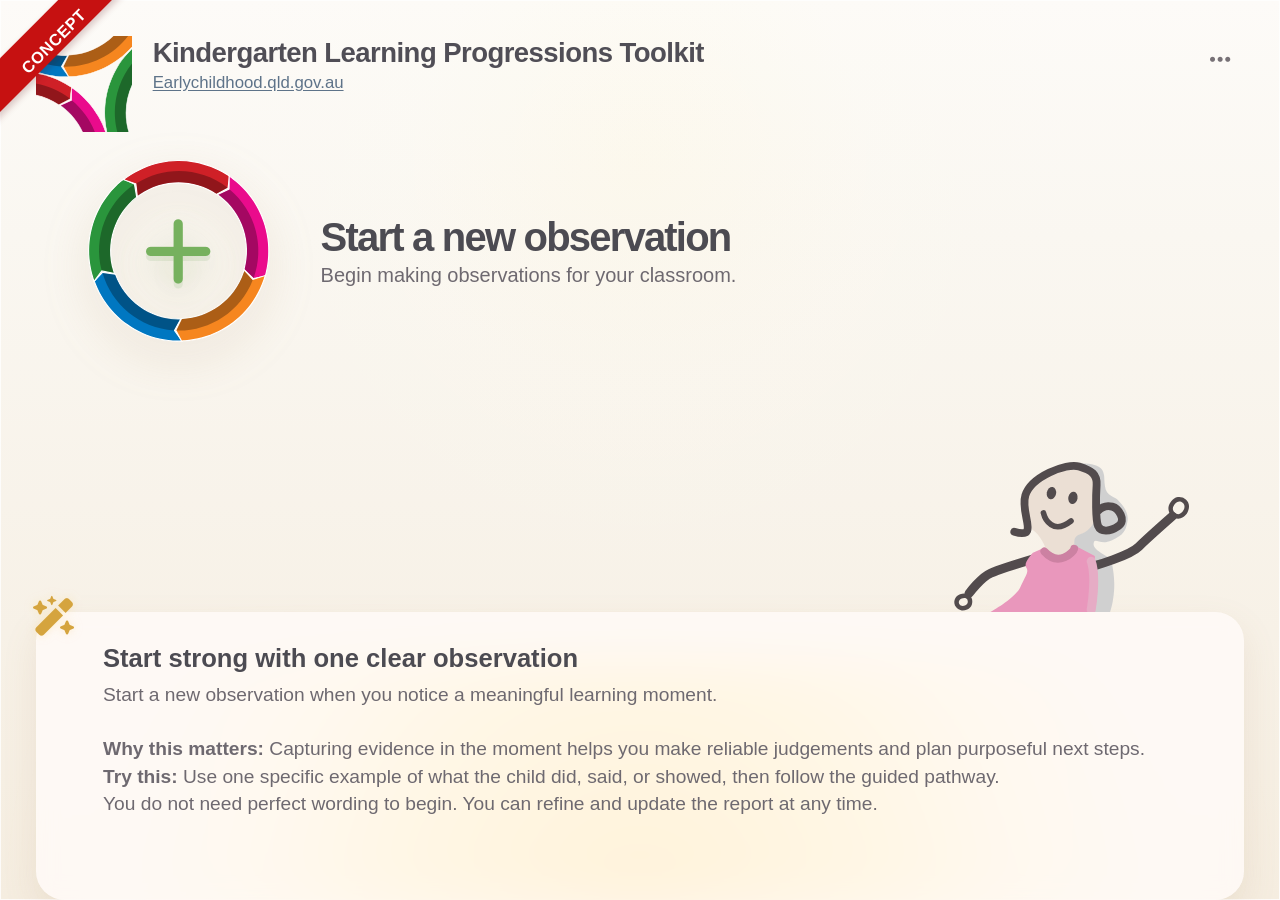
<file: index.html>
<!DOCTYPE html>
<html lang="en">
<head>
  <meta charset="UTF-8">
  <meta name="viewport" content="width=device-width, initial-scale=1.0">
  <meta name="robots" content="noindex, nofollow, noarchive, nosnippet, noimageindex">
  <meta name="googlebot" content="noindex, nofollow, noarchive, nosnippet, noimageindex">
  <title>Kindergarten Learning Progressions Toolkit</title>
  <meta name="theme-color" content="#f9f6f3">
  <meta name="apple-mobile-web-app-capable" content="yes">
  <meta name="apple-mobile-web-app-status-bar-style" content="default">
  <meta name="apple-mobile-web-app-title" content="KLPT">
  <link rel="manifest" href="manifest.webmanifest">
  <link rel="stylesheet" href="assets/vendor/fontawesome/css/all.min.css">
  <link rel="icon" href="assets/images/klpt-logo-icon.svg" type="image/svg+xml">
  <link rel="apple-touch-icon" href="assets/images/klpt-logo-icon.svg">
  <link rel="stylesheet" href="styles.css">
</head>
<body data-page="home" data-step="domains">
  <div class="poc-banner" role="note" aria-label="Proof of concept notice">
    <span class="poc-banner__text">CONCEPT</span>
  </div>
  <main class="page-shell">
    <section class="device-frame" aria-label="Start a new observation">
      <div class="screen">
        <header class="topbar">
          <div class="brand">
            <img
              class="brand__logo"
              src="assets/images/klpt-logo-icon.svg"
              alt="Kindergarten Learning Progressions Toolkit"
            >
            <div class="brand__copy">
              <h1>Kindergarten Learning Progressions Toolkit</h1>
              <a class="brand__site-link" href="https://earlychildhood.qld.gov.au/" target="_blank" rel="noopener noreferrer">
                Earlychildhood.qld.gov.au
              </a>
            </div>
          </div>
          <button class="menu-button" type="button" aria-label="Open menu">
            <i class="fa-solid fa-ellipsis" aria-hidden="true"></i>
          </button>
        </header>

        <div class="view-stage">
          <section class="app-view app-view--home">
            <section class="hero">
              <a class="hero__orb" href="observation.html" aria-label="Start a new observation">
                <img
                  class="hero__logo-circle"
                  src="assets/images/klpt-logo-circle.svg"
                  alt=""
                >
                <div class="hero__core">
                  <i class="fa-solid fa-plus" aria-hidden="true"></i>
                </div>
              </a>

              <div class="hero__text">
                <h2>Start a new observation</h2>
                <p>Begin making observations for your classroom.</p>
              </div>
            </section>

            <section class="sessions" aria-labelledby="sessions-title">
              <div class="sessions__header">
                <h3 id="sessions-title">Previous Sessions</h3>
              </div>
              <div class="sessions__list" id="sessions-list"></div>
            </section>
          </section>
        </div>

        <section class="action-panel">
          <img
            class="action-panel__helper"
            src="assets/images/helper-1.svg"
            alt=""
            aria-hidden="true"
          >

          <article class="tip-card">
            <div class="tip-card__icon" aria-hidden="true">
              <i class="fa-regular fa-lightbulb"></i>
            </div>
            <div class="tip-card__content">
              <p class="tip-card__eyebrow">Helpful Tip</p>
              <p class="tip-card__title"></p>
              <p class="tip-card__body"></p>
            </div>
          </article>

          <div class="cta-wrap">
            <button class="start-button" type="button">
              <span class="start-button__tick" aria-hidden="true">✓</span>
              <span>Start</span>
            </button>
          </div>
        </section>
      </div>
    </section>
  </main>
  <script src="script.js"></script>
</body>
</html>
</file>
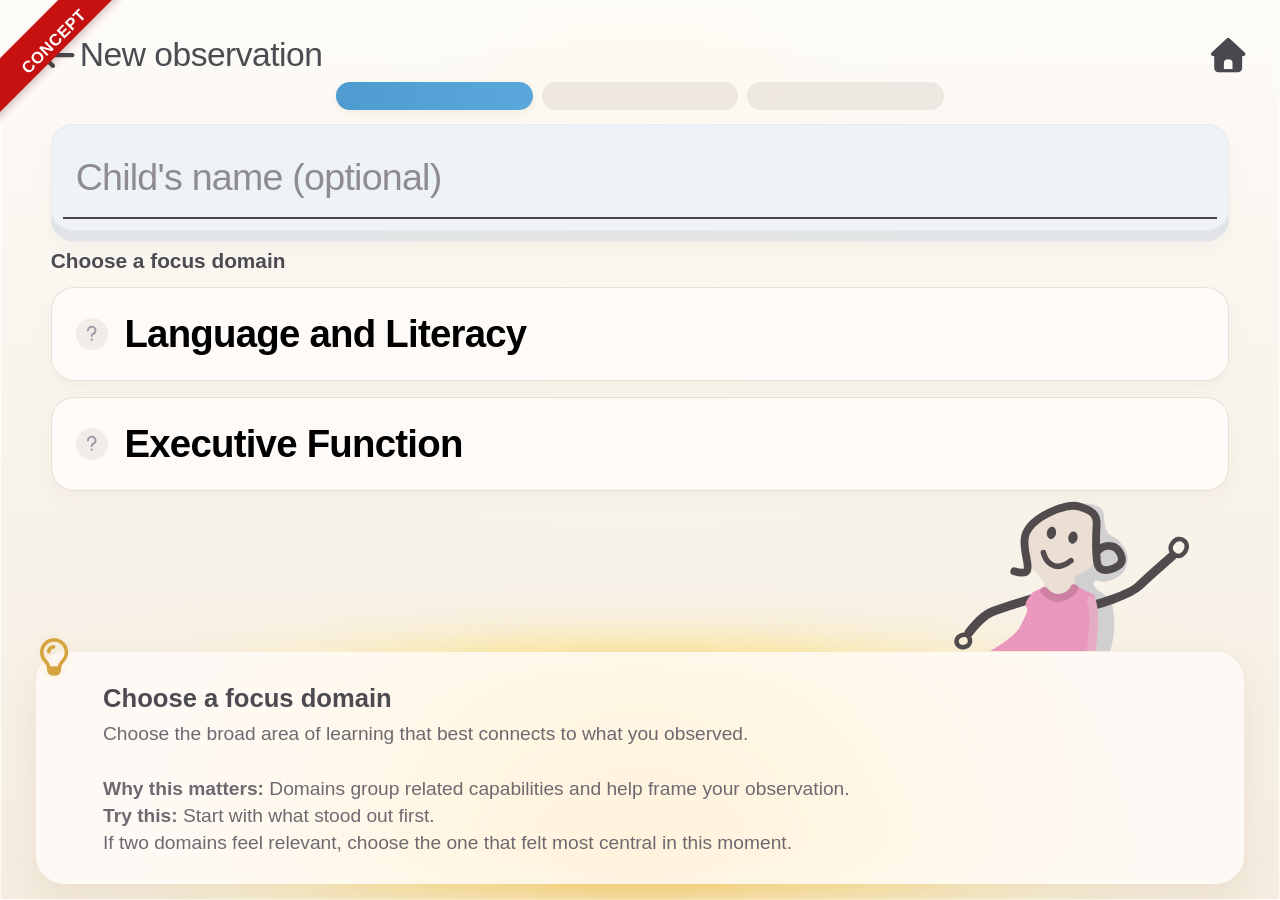
<file: observation.html>
<!DOCTYPE html>
<html lang="en">
<head>
  <meta charset="UTF-8">
  <meta name="viewport" content="width=device-width, initial-scale=1.0">
  <meta name="robots" content="noindex, nofollow, noarchive, nosnippet, noimageindex">
  <meta name="googlebot" content="noindex, nofollow, noarchive, nosnippet, noimageindex">
  <title>New Observation | Kindergarten Learning Progressions Toolkit</title>
  <meta name="theme-color" content="#f9f6f3">
  <meta name="apple-mobile-web-app-capable" content="yes">
  <meta name="apple-mobile-web-app-status-bar-style" content="default">
  <meta name="apple-mobile-web-app-title" content="KLPT">
  <link rel="manifest" href="manifest.webmanifest">
  <link rel="stylesheet" href="assets/vendor/fontawesome/css/all.min.css">
  <link rel="icon" href="assets/images/klpt-logo-icon.svg" type="image/svg+xml">
  <link rel="apple-touch-icon" href="assets/images/klpt-logo-icon.svg">
  <link rel="stylesheet" href="styles.css">
</head>
<body data-page="observation" data-step="domains">
  <div class="poc-banner" role="note" aria-label="Proof of concept notice">
    <span class="poc-banner__text">CONCEPT</span>
  </div>
  <main class="page-shell">
    <section class="device-frame" aria-label="New observation">
      <div class="screen">
        <div class="view-stage">
          <section class="app-view app-view--observation">
            <div class="observation-shell">
              <header class="observation-topbar">
                <div class="observation-context">
                  <button class="back-button" id="observation-back-button" type="button" aria-label="Go back">
                    <i class="fa-solid fa-arrow-left" aria-hidden="true"></i>
                  </button>
                  <h1 class="observation-context__title" id="observation-context-title">New observation</h1>
                  <button class="home-button" id="observation-home-button" type="button" aria-label="Go to homepage">
                    <i class="fa-solid fa-house" aria-hidden="true"></i>
                  </button>
                </div>
                <div class="observation-progress">
                  <p class="observation-progress__label" id="progress-label">Step</p>
                  <div class="stepper" id="stepper" aria-label="Observation progress"></div>
                </div>
              </header>

              <section class="observation-intro" aria-label="Observation path">
                <div class="observation-breadcrumbs" id="observation-breadcrumbs"></div>
              </section>

              <section class="observation-placeholder" aria-labelledby="domain-options-title">

                <label class="child-name-field" for="child-name-input">
                  <input
                    class="child-name-field__input"
                    id="child-name-input"
                    name="childName"
                    type="text"
                    inputmode="text"
                    autocomplete="name"
                    placeholder="Child&apos;s name (optional)"
                  >
                </label>

                <section class="selection-group" aria-labelledby="domain-options-title">
                  <div class="selection-group__header">
                    <h3 id="domain-options-title">Choose a domain</h3>
                  </div>
                  <div class="selection-list" id="domain-options"></div>
                  <div class="cta-wrap">
                    <button class="start-button" id="next-step-button" type="button" hidden>
                      <span>Next</span>
                    </button>
                  </div>
                </section>
              </section>
            </div>
          </section>
        </div>

        <section class="action-panel">
          <img
            class="action-panel__helper"
            src="assets/images/helper-1.svg"
            alt=""
            aria-hidden="true"
          >

          <article class="tip-card">
            <div class="tip-card__icon" aria-hidden="true">
              <i class="fa-regular fa-lightbulb"></i>
            </div>
            <div class="tip-card__content">
              <p class="tip-card__eyebrow">Helpful Tip</p>
              <p class="tip-card__title"></p>
              <p class="tip-card__body"></p>
            </div>
          </article>

        </section>
      </div>
    </section>
  </main>
  <script src="script.js"></script>
</body>
</html>
</file>
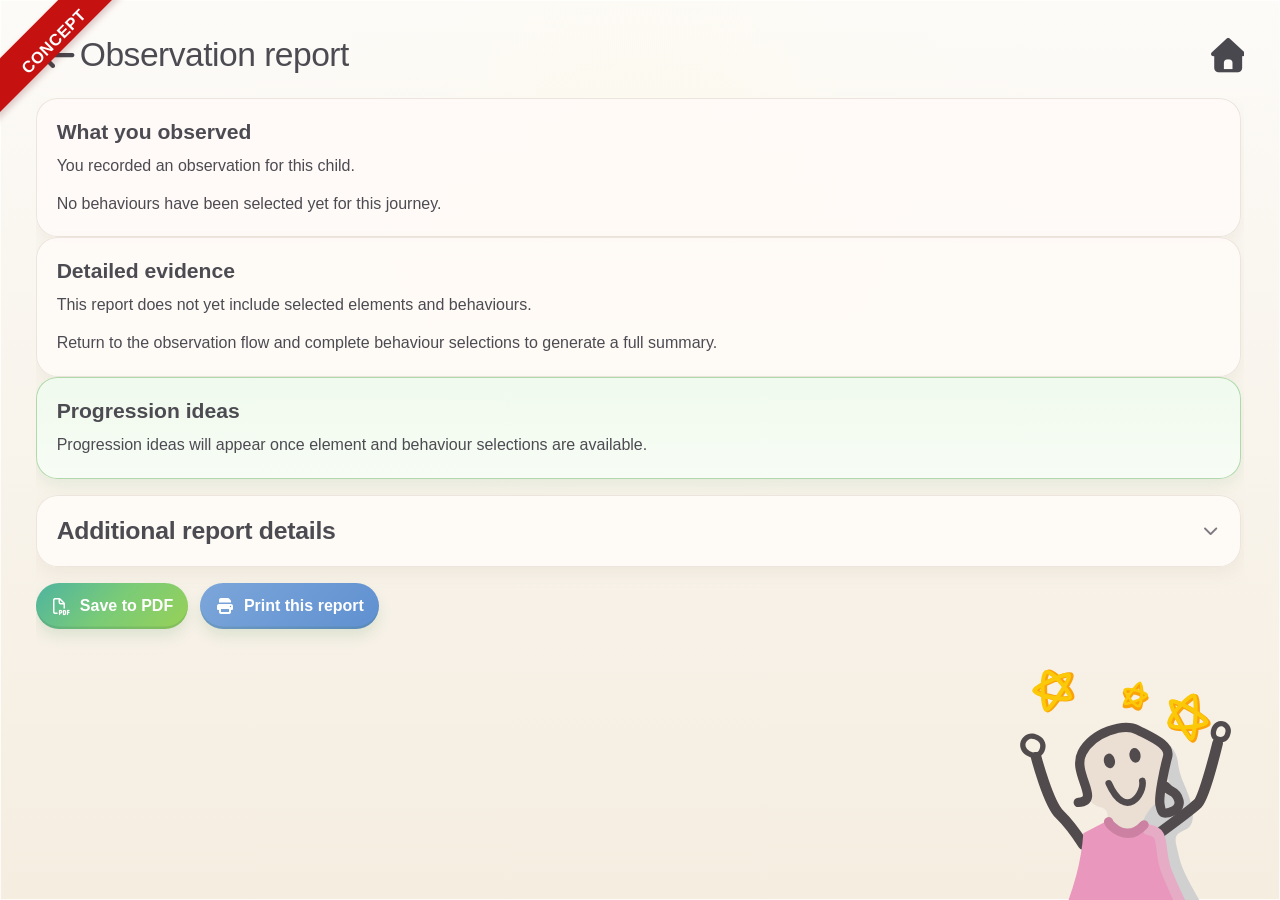
<file: report.html>
<!DOCTYPE html>
<html lang="en">
<head>
  <meta charset="UTF-8">
  <meta name="viewport" content="width=device-width, initial-scale=1.0">
  <meta name="robots" content="noindex, nofollow, noarchive, nosnippet, noimageindex">
  <meta name="googlebot" content="noindex, nofollow, noarchive, nosnippet, noimageindex">
  <title>Observation Report | Kindergarten Learning Progressions Toolkit</title>
  <meta name="theme-color" content="#f9f6f3">
  <meta name="apple-mobile-web-app-capable" content="yes">
  <meta name="apple-mobile-web-app-status-bar-style" content="default">
  <meta name="apple-mobile-web-app-title" content="KLPT">
  <link rel="manifest" href="manifest.webmanifest">
  <link rel="stylesheet" href="assets/vendor/fontawesome/css/all.min.css">
  <link rel="icon" href="assets/images/klpt-logo-icon.svg" type="image/svg+xml">
  <link rel="apple-touch-icon" href="assets/images/klpt-logo-icon.svg">
  <link rel="stylesheet" href="styles.css">
</head>
<body data-page="report" data-step="review">
  <div class="poc-banner" role="note" aria-label="Proof of concept notice">
    <span class="poc-banner__text">CONCEPT</span>
  </div>
  <main class="page-shell">
    <section class="device-frame" aria-label="Observation report">
      <div class="screen">
        <section class="report-shell">
          <header class="observation-topbar">
            <div class="observation-context">
              <button class="back-button" id="report-back-button" type="button" aria-label="Back to observation">
                <i class="fa-solid fa-arrow-left" aria-hidden="true"></i>
              </button>
              <h1 class="observation-context__title">Observation report</h1>
              <button class="home-button" id="report-home-button" type="button" aria-label="Go to homepage">
                <i class="fa-solid fa-house" aria-hidden="true"></i>
              </button>
            </div>
          </header>

          <section class="report-print-meta report-card" aria-hidden="true">
            <h2>Observation report</h2>
            <p id="report-print-observer-row"><strong>Observer:</strong> <span id="report-print-observer"></span></p>
            <p id="report-print-time-row"><strong>Observation time:</strong> <span id="report-print-time"></span></p>
          </section>

          <section class="report-content" id="report-content" aria-live="polite">
            <div id="report-generated"></div>
            <details class="report-notes report-card" aria-labelledby="report-notes-title">
              <summary class="report-notes__summary">
                <h2 id="report-notes-title">Additional report details</h2>
                <span class="report-notes__chevrons" aria-hidden="true">
                  <i class="fa-solid fa-chevron-down report-notes__chevron report-notes__chevron--down"></i>
                  <i class="fa-solid fa-chevron-up report-notes__chevron report-notes__chevron--up"></i>
                </span>
              </summary>
              <div class="report-notes__grid">
                <label class="report-field" for="report-observer-name">
                  <span>Observer&apos;s name</span>
                  <input id="report-observer-name" name="observerName" type="text" autocomplete="name">
                </label>

                <label class="report-field" for="report-observation-time">
                  <span>Time of observation</span>
                  <input id="report-observation-time" name="observationTime" type="text" autocomplete="off">
                </label>

                <label class="report-field report-field--full" for="report-extra-evidence">
                  <span>Extra evidence supporting this observation?</span>
                  <textarea id="report-extra-evidence" name="extraEvidence" rows="3"></textarea>
                </label>

                <label class="report-field report-field--full" for="report-support-learning">
                  <span>How can you further support this learning?</span>
                  <textarea id="report-support-learning" name="supportLearning" rows="3"></textarea>
                </label>
              </div>
              <div class="report-notes__print" aria-hidden="true">
                <p id="report-print-notes-evidence-row"><strong>Extra evidence supporting this observation:</strong> <span id="report-print-notes-evidence"></span></p>
                <p id="report-print-notes-support-row"><strong>How can you further support this learning:</strong> <span id="report-print-notes-support"></span></p>
              </div>
            </details>

            <footer class="report-actions">
              <button class="report-action-button" id="report-save-pdf-button" type="button">
                <i class="fa-regular fa-file-pdf" aria-hidden="true"></i>
                <span>Save to PDF</span>
              </button>
              <button class="report-action-button report-action-button--secondary" id="report-print-button" type="button">
                <i class="fa-solid fa-print" aria-hidden="true"></i>
                <span>Print this report</span>
              </button>
            </footer>
          </section>

          <img
            class="report-celebration"
            src="assets/images/helper-5.svg"
            alt=""
            aria-hidden="true"
          >
        </section>
      </div>
    </section>
  </main>
  <script src="script.js"></script>
</body>
</html>
</file>
<file: styles.css>
:root {
  --poc-banner-height: 0rem;
  --screen-pad: clamp(0.95rem, 2.8vw, 2.6rem);
  --layout-gap: clamp(0.7rem, 1.8vh, 1.35rem);
  --options-gap: clamp(0.75rem, 1.7vh, 1.2rem);
  --option-col-min: clamp(16rem, 30vw, 24rem);
  --option-row-min: clamp(5.4rem, 10vh, 8rem);
  --tip-zone-min: clamp(9rem, 22vh, 13.5rem);
  --bg: #f2eeeb;
  --frame: #f8f5f2;
  --frame-border: #d8d1cc;
  --surface: rgba(255, 251, 248, 0.84);
  --surface-strong: #fffaf6;
  --text: #4c4b52;
  --muted: #6e6970;
  --shadow-soft: 0 22px 48px rgba(106, 82, 61, 0.11);
  --shadow-card: 0 14px 34px rgba(169, 133, 91, 0.13);
  --shadow-lift: 0 12px 0 rgba(235, 220, 201, 0.7);
  --ring: conic-gradient(
    from 210deg,
    #2da0dd 0deg 56deg,
    #7b56af 56deg 76deg,
    #db4f96 76deg 126deg,
    #e84f57 126deg 164deg,
    #f4b54f 164deg 230deg,
    #7cbe61 230deg 284deg,
    #2da0dd 284deg 360deg
  );
  --button: linear-gradient(135deg, #4eb4a0 0%, #7acb77 50%, #98d157 100%);
  --panel-glow: radial-gradient(circle at top, rgba(255, 228, 118, 1), rgba(255, 242, 186, 0.48) 54%, rgba(255, 251, 246, 0));
  --title-font: "Trebuchet MS", "Segoe UI", "Avenir Next", sans-serif;
}

*,
*::before,
*::after {
  box-sizing: border-box;
}

html,
body {
  margin: 0;
  min-height: 100%;
}

body {
  padding-top: 0;
  font-family: var(--title-font);
  background:
    radial-gradient(circle at 50% -18%, rgba(255, 245, 212, 0.28), rgba(255, 249, 235, 0.12) 34%, rgba(255, 255, 255, 0) 62%),
    linear-gradient(180deg, #f3efea 0%, #f1ede9 38%, #ece7e4 100%);
  color: var(--text);
}

.poc-banner {
  position: fixed;
  top: 0;
  left: 0;
  width: 9.2rem;
  height: 9.2rem;
  color: #fff;
  display: block;
  overflow: hidden;
  z-index: 100;
  pointer-events: none;
}

.poc-banner::before {
  content: "";
  position: absolute;
  top: 0.95rem;
  left: -3.8rem;
  width: 14rem;
  height: 2.35rem;
  background: #c61111;
  transform: rotate(-45deg);
  transform-origin: center;
  box-shadow: 0 0.22rem 0.45rem rgba(86, 11, 11, 0.22);
}

.poc-banner__text {
  position: absolute;
  top: 2.05rem;
  left: 0.72rem;
  width: 5.2rem;
  font-size: 1.02rem;
  line-height: 1;
  font-weight: 800;
  letter-spacing: 0.03em;
  text-transform: uppercase;
  text-align: center;
  transform: rotate(-45deg);
  transform-origin: center;
}

button {
  font: inherit;
}

a {
  color: inherit;
  text-decoration: none;
}

.page-shell {
  min-height: calc(100vh - var(--poc-banner-height));
  padding: 0;
}

.device-frame {
  width: 100%;
}

.screen {
  min-height: calc(100vh - var(--poc-banner-height));
  height: calc(100vh - var(--poc-banner-height));
  padding: var(--screen-pad);
  padding-bottom: 0;
  border-radius: 0;
  border: 0;
  background:
    radial-gradient(circle at 50% 18%, rgba(255, 247, 214, 0.22), rgba(255, 251, 238, 0.12) 24%, rgba(255, 255, 255, 0) 44%),
    linear-gradient(180deg, #fdfbf8 0%, #faf7f1 26%, #f5ede0 100%);
  box-shadow:
    inset 0 0 0 1px rgba(255, 255, 255, 0.8);
  display: grid;
  grid-template-rows: auto auto minmax(0, 1fr) auto;
  gap: var(--layout-gap);
  position: relative;
  overflow: hidden;
}

.view-stage {
  min-height: 0;
  display: grid;
}

.app-view {
  min-height: 0;
}

.app-view[hidden] {
  display: none;
}

.app-view--home {
  display: grid;
  grid-template-rows: auto minmax(0, 1fr);
  gap: clamp(1rem, 2vw, 1.35rem);
}

.app-view--observation {
  display: grid;
}

.observation-shell {
  min-height: 0;
  display: grid;
  grid-template-rows: auto auto minmax(0, 1fr);
  gap: clamp(0.5rem, 1.3vw, 0.85rem);
}

.observation-topbar {
  display: grid;
  grid-template-rows: auto auto;
  gap: 0.45rem;
  padding-bottom: 0;
}

.observation-context {
  display: flex;
  align-items: center;
  gap: 0.4rem;
  min-height: 2.35rem;
}

.observation-context__title {
  margin: 0;
  min-width: 0;
  font-size: clamp(1.4rem, 3vw, 2.1rem);
  line-height: 1.15;
  font-weight: 500;
  letter-spacing: -0.015em;
  white-space: nowrap;
  overflow: hidden;
  text-overflow: ellipsis;
}

.observation-progress {
  display: grid;
  justify-items: center;
  gap: 0.2rem;
}

.observation-progress__label {
  display: none;
}

.back-button,
.home-button {
  justify-self: start;
  width: 2.35rem;
  height: 2.35rem;
  border: 0;
  padding: 0;
  display: grid;
  place-items: center;
  background: transparent;
  color: #49484f;
  font-size: 2.15rem;
  cursor: pointer;
}

.home-button {
  margin-left: auto;
}

.back-button i,
.home-button i {
  display: block;
}

.observation-intro {
  display: none;
}

.observation-intro h2,
.observation-intro p,
.observation-placeholder h3,
.observation-placeholder p {
  margin: 0;
}

.observation-intro h2 {
  font-size: clamp(2rem, 4.2vw, 3.2rem);
  line-height: 1.02;
  letter-spacing: -0.045em;
  font-weight: 800;
}

.observation-intro p {
  max-width: 36rem;
  font-size: clamp(1.08rem, 2vw, 1.45rem);
  line-height: 1.3;
  color: var(--muted);
}

.observation-breadcrumbs {
  min-height: 0;
  width: 100%;
  display: flex;
  flex-wrap: wrap;
  justify-content: center;
  gap: 0.45rem;
}

.observation-breadcrumb {
  display: inline-flex;
  align-items: center;
  max-width: min(100%, 24rem);
  padding: 0.65rem 1.1rem;
  border-radius: 999px;
  background: var(--chip-bg, linear-gradient(90deg, #4e9bd0 0%, #5aa8db 100%));
  color: #fff;
  font-size: clamp(0.94rem, 1.45vw, 1.12rem);
  line-height: 1.2;
  font-weight: 700;
  letter-spacing: 0.01em;
  white-space: nowrap;
  overflow: hidden;
  text-overflow: ellipsis;
  box-shadow: 0 0.35rem 0.8rem rgba(104, 99, 101, 0.16);
}

.stepper {
  width: min(100%, 38rem);
  display: flex;
  justify-content: center;
  gap: 0.55rem;
  flex-wrap: nowrap;
}

.stepper__item {
  flex: 1 1 0;
  min-width: 0;
}

.stepper__chip {
  width: 100%;
  min-height: 1.8rem;
  padding: 0.28rem 0.76rem;
  border: 0;
  border-radius: 999px;
  background: rgba(221, 212, 205, 0.72);
  color: transparent;
  font-size: clamp(0.9rem, 1.4vw, 1.06rem);
  line-height: 1.1;
  font-weight: 700;
  white-space: nowrap;
  overflow: hidden;
  text-overflow: ellipsis;
  cursor: pointer;
}

.stepper__item.is-locked .stepper__chip {
  cursor: default;
  opacity: 0.68;
}

.stepper__chip:focus-visible {
  outline: 3px solid rgba(77, 155, 231, 0.35);
  outline-offset: 2px;
}

.stepper__item.is-complete .stepper__chip,
.stepper__item.is-active .stepper__chip,
.stepper__item.is-filled .stepper__chip {
  background: var(--step-color, linear-gradient(90deg, #e9c467 0%, #f0d692 100%));
  color: #fff;
  box-shadow: 0 0.2rem 0.5rem rgba(200, 180, 145, 0.18);
}

.observation-placeholder {
  min-height: 0;
  padding: 0;
  display: grid;
  align-content: start;
  gap: var(--layout-gap);
  overflow: auto;
  overscroll-behavior: contain;
  scrollbar-gutter: stable both-edges;
}

.child-name-field {
  display: grid;
  gap: 0;
  border-radius: 1.4rem;
  padding: 0.55rem 0.75rem 0.75rem;
  background:
    linear-gradient(180deg, rgba(235, 241, 247, 0.94) 0%, rgba(238, 243, 248, 0.88) 100%);
  box-shadow:
    inset 0 0 0 1px rgba(232, 236, 241, 0.96),
    0 0.65rem 0 rgba(212, 219, 227, 0.6),
    0 0.95rem 1.5rem rgba(178, 163, 141, 0.09);
}

.child-name-field[hidden] {
  display: none !important;
}

.child-name-field__input {
  width: 100%;
  min-height: clamp(4.2rem, 8vw, 5.4rem);
  border: 0;
  border-radius: 0;
  padding: 1rem 0.8rem 0.7rem;
  background: transparent;
  border-bottom: 2px solid rgba(65, 60, 62, 0.95);
  color: #4c4b52;
  font-size: clamp(1.55rem, 3.2vw, 2.35rem);
  font-weight: 500;
  letter-spacing: -0.02em;
}

.child-name-field__input::placeholder {
  color: #8e8b93;
  font-weight: 400;
}

.child-name-field__input:focus-visible {
  outline: 3px solid rgba(77, 155, 231, 0.25);
  outline-offset: 4px;
}

.selection-group {
  display: grid;
  margin-top: 0;
  gap: 0.85rem;
}

.selection-group__header,
.selection-group__header h3,
.selection-group__header p {
  margin: 0;
}

.selection-group__eyebrow {
  font-size: 0.82rem;
  line-height: 1.1;
  font-weight: 700;
  letter-spacing: 0.04em;
  text-transform: uppercase;
  color: #9c907f;
}

.selection-group__header h3 {
  margin-top: 0.12rem;
  font-size: clamp(1.05rem, 2vw, 1.3rem);
  line-height: 1.15;
}

.selection-list {
  display: grid;
  min-height: 0;
  gap: var(--options-gap);
  align-content: start;
  grid-auto-rows: minmax(var(--option-row-min), auto);
}

.selection-list[data-layer="domains"],
.selection-list[data-layer="subdomains"],
.selection-list[data-layer="elements"] {
  grid-template-columns: minmax(0, 1fr);
}

.behaviour-track {
  display: grid;
  gap: 0.35rem;
}

.behaviour-track + .behaviour-track {
  margin-top: 0.2rem;
}

.behaviour-track__label {
  margin: 0;
  text-align: center;
  font-size: clamp(1.25rem, 2.4vw, 1.95rem);
  line-height: 1.1;
  font-weight: 500;
  letter-spacing: -0.02em;
}

.behaviour-track__empty {
  margin: 0;
  text-align: center;
  color: var(--muted);
  font-size: 0.95rem;
}

.behaviour-carousel {
  display: grid;
  grid-template-columns: auto minmax(0, 1fr) auto;
  align-items: center;
  gap: 0.5rem;
}

.behaviour-carousel__nav {
  width: 2.35rem;
  height: 2.35rem;
  border: 0;
  border-radius: 50%;
  background: rgba(243, 236, 231, 0.95);
  color: #7f7680;
  display: grid;
  place-items: center;
  font-size: 1.1rem;
  cursor: pointer;
  box-shadow:
    inset 0 -2px 0 rgba(221, 206, 195, 0.65),
    0 0.35rem 0.8rem rgba(167, 145, 120, 0.11);
}

.behaviour-carousel__nav:focus-visible {
  outline: 3px solid rgba(77, 155, 231, 0.35);
  outline-offset: 2px;
}

.behaviour-carousel__viewport {
  min-width: 0;
  overflow: hidden;
}

.behaviour-carousel__track {
  display: flex;
  width: 166.6667%;
  align-items: stretch;
  transform: translateX(-20%);
  transition: transform 260ms ease;
  will-change: transform;
}

.behaviour-carousel__track.is-slide-prev {
  transform: translateX(0%);
}

.behaviour-carousel__track.is-slide-next {
  transform: translateX(-40%);
}

.behaviour-carousel__item {
  min-width: 0;
  flex: 0 0 20%;
  padding: 0 0.28rem;
}

.behaviour-carousel__item--far-prev,
.behaviour-carousel__item--far-next {
  visibility: hidden;
}

.behaviour-card {
  border-radius: 1.45rem;
  height: 10.2rem;
  padding: 0.72rem 0.78rem 0.76rem;
  background: rgba(255, 252, 249, 0.92);
  box-shadow:
    inset 0 0 0 1px rgba(231, 223, 215, 0.98),
    0 0.65rem 1.2rem rgba(171, 145, 118, 0.1);
  display: grid;
  grid-template-rows: auto 1fr;
  align-content: start;
  gap: 0.45rem;
  transform: scale(0.95);
  opacity: 0.86;
  cursor: pointer;
  transition: transform 180ms ease, opacity 180ms ease, box-shadow 180ms ease;
  text-align: center;
}

.behaviour-carousel__item--active .behaviour-card {
  transform: scale(1);
  opacity: 1;
  box-shadow:
    inset 0 0 0 1px rgba(231, 223, 215, 0.98),
    0 0.9rem 1.35rem rgba(171, 145, 118, 0.16);
}

.behaviour-card.is-selected {
  box-shadow:
    inset 0 0 0 2px rgba(109, 189, 107, 0.55),
    0 0.7rem 1.2rem rgba(120, 173, 112, 0.2);
}

.behaviour-card h4,
.behaviour-card__title,
.behaviour-card__description {
  margin: 0;
}

.behaviour-card h4,
.behaviour-card__title {
  font-size: clamp(1.26rem, 2.05vw, 1.55rem);
  line-height: 1.12;
  font-weight: 700;
  letter-spacing: -0.015em;
}

.behaviour-card__description {
  font-size: clamp(0.84rem, 1.15vw, 0.94rem);
  line-height: 1.18;
  color: #5f5960;
  white-space: nowrap;
  overflow: hidden;
  text-overflow: ellipsis;
}

.selection-option {
  width: 100%;
  border: 0;
  border-radius: 1.45rem;
  min-height: 0;
  height: 100%;
  padding: clamp(1rem, 1.9vw, 1.45rem) clamp(1.05rem, 2vw, 1.55rem);
  display: grid;
  grid-template-columns: auto 1fr;
  align-items: center;
  gap: 1.05rem;
  text-align: left;
  background: rgba(255, 252, 250, 0.84);
  box-shadow:
    inset 0 0 0 1px rgba(230, 222, 214, 0.95),
    0 0.45rem 1rem rgba(175, 151, 123, 0.08);
  cursor: pointer;
  transition: transform 120ms ease, box-shadow 120ms ease, background 120ms ease;
}

.selection-option:hover {
  transform: translateY(-1px);
}

.selection-option:focus-visible {
  outline: 3px solid rgba(77, 155, 231, 0.35);
  outline-offset: 2px;
}

.selection-option.is-selected {
  background: rgba(246, 242, 255, 0.96);
  box-shadow:
    inset 0 0 0 2px rgba(156, 149, 231, 0.38),
    0 0.65rem 1.2rem rgba(144, 130, 210, 0.16);
}

.selection-option__mark {
  width: 2rem;
  height: 2rem;
  border-radius: 50%;
  display: grid;
  place-items: center;
  color: #9f98a5;
  background: rgba(238, 233, 229, 0.85);
  font-size: 0.95rem;
}

.selection-option.is-selected .selection-option__mark {
  color: #7dba62;
  background: rgba(255, 255, 255, 0.96);
}

.selection-option__content {
  min-width: 0;
  display: grid;
  gap: 0.2rem;
}

.selection-option__title,
.selection-option__hint {
  margin: 0;
}

.selection-option__title {
  font-size: clamp(2rem, 3.4vw, 2.4rem);
  line-height: 1.1;
  font-weight: 800;
  letter-spacing: -0.02em;
  white-space: nowrap;
  overflow: hidden;
  text-overflow: ellipsis;
}

.selection-option__hint {
  font-size: clamp(0.84rem, 1.25vw, 0.96rem);
  line-height: 1.25;
  color: var(--muted);
  white-space: nowrap;
  overflow: hidden;
  text-overflow: ellipsis;
}

.selection-option__chevron {
  color: #b7afb6;
  font-size: 1.1rem;
}

.topbar {
  display: flex;
  align-items: flex-start;
  justify-content: space-between;
  gap: 1rem;
}

.brand {
  display: flex;
  align-items: flex-start;
  gap: clamp(0.9rem, 2vw, 1.3rem);
}

.brand__logo {
  width: clamp(4.5rem, 10vw, 6rem);
  height: auto;
  flex: 0 0 auto;
}

.brand__copy {
  padding-top: 0.15rem;
}

.brand__copy h1,
.brand__site-link,
.hero__text h2,
.hero__text p,
.tip-card__eyebrow,
.tip-card__title,
.tip-card__body {
  margin: 0;
}

.brand__copy h1 {
  font-size: clamp(1rem, 2.2vw, 1.72rem);
  line-height: 1.1;
  font-weight: 700;
  letter-spacing: -0.02em;
  white-space: nowrap;
  overflow: hidden;
  text-overflow: ellipsis;
  color: #504e56;
}

.brand__site-link {
  display: inline-block;
  margin-top: 0.28rem;
  font-size: clamp(0.84rem, 1.5vw, 1.05rem);
  color: #5e7389;
  text-decoration: underline;
  text-underline-offset: 0.14em;
}

.menu-button {
  width: 3rem;
  height: 3rem;
  border: 0;
  display: inline-grid;
  place-items: center;
  border-radius: 0;
  background: transparent;
  box-shadow: none;
  cursor: pointer;
  color: #777176;
  font-size: 1.45rem;
}

.menu-button i {
  line-height: 1;
}

.hero {
  display: grid;
  align-content: center;
  justify-items: center;
  gap: clamp(0.9rem, 2vw, 1.4rem);
  text-align: center;
  padding-inline: clamp(0.5rem, 4vw, 3rem);
}

.hero__orb {
  position: relative;
  width: clamp(10rem, 24vw, 13rem);
  aspect-ratio: 1;
  border: 0;
  padding: 0;
  background: transparent;
  cursor: pointer;
  filter: drop-shadow(0 16px 22px rgba(174, 146, 103, 0.18));
}

.hero__logo-circle {
  width: 92%;
  height: 92%;
  display: block;
  margin: 4%;
}

.hero__core {
  position: absolute;
  inset: 0;
  display: grid;
  place-items: center;
  z-index: 1;
}

.hero__core i {
  display: inline-block;
  color: #76b15e;
  font-size: clamp(3rem, 6vw, 4.6rem);
  filter: drop-shadow(0 0.35rem 0 rgba(124, 168, 101, 0.15)) drop-shadow(0 0.7rem 1rem rgba(151, 179, 118, 0.24));
  box-shadow:
    none;
}

.hero__orb:hover {
  transform: translateY(-1px);
}

.hero__orb:focus-visible {
  outline: 3px solid rgba(77, 155, 231, 0.5);
  outline-offset: 4px;
  border-radius: 50%;
}

.hero__text h2 {
  font-size: clamp(1.65rem, 3.8vw, 2.5rem);
  line-height: 1.02;
  letter-spacing: -0.045em;
  font-weight: 800;
}

.hero__text p {
  margin-top: 0.4rem;
  font-size: clamp(0.98rem, 1.8vw, 1.25rem);
  color: var(--muted);
}

.sessions {
  min-height: 0;
  display: grid;
  grid-template-rows: auto minmax(0, 1fr);
  gap: 0.75rem;
}

.sessions__header h3 {
  margin: 0;
  font-size: clamp(1.35rem, 2.7vw, 2rem);
  line-height: 1.05;
  letter-spacing: -0.03em;
}

.sessions__list {
  min-height: 0;
  display: grid;
  align-content: start;
  grid-auto-rows: minmax(clamp(5rem, 8.5vh, 6.2rem), auto);
  gap: clamp(0.5rem, 1vw, 0.75rem);
  overflow: auto;
  overscroll-behavior: contain;
  scrollbar-gutter: stable;
}

.session-empty {
  border-radius: 1.4rem;
  padding: 1rem 1.1rem;
  font-size: clamp(0.92rem, 1.5vw, 1.05rem);
  line-height: 1.4;
  color: var(--muted);
  background: rgba(255, 251, 248, 0.72);
  box-shadow: inset 0 0 0 1px rgba(240, 233, 226, 0.95);
}

.session-card {
  width: 100%;
  min-height: 0;
  border-radius: 1.7rem;
  display: grid;
  grid-template-columns: 1fr auto;
  align-items: center;
  gap: clamp(0.55rem, 1vw, 0.8rem);
  padding-right: clamp(0.7rem, 1.1vw, 0.95rem);
  background: rgba(255, 251, 248, 0.88);
  box-shadow:
    inset 0 0 0 1px rgba(240, 233, 226, 0.95),
    0 0.4rem 1.1rem rgba(169, 133, 91, 0.08);
}

.session-card__main {
  border: 0;
  border-radius: 1.7rem;
  padding: clamp(0.8rem, 1.5vw, 1rem) clamp(1rem, 2vw, 1.35rem);
  display: grid;
  grid-template-columns: auto 1fr auto;
  align-items: center;
  gap: clamp(0.85rem, 1.5vw, 1.2rem);
  text-align: left;
  background: transparent;
  cursor: pointer;
  min-width: 0;
}

.session-card__delete {
  width: clamp(2rem, 3.5vw, 2.2rem);
  height: clamp(2rem, 3.5vw, 2.2rem);
  border: 0;
  border-radius: 50%;
  background: rgba(255, 236, 236, 0.95);
  color: #dd5b5b;
  display: grid;
  place-items: center;
  cursor: pointer;
  box-shadow: inset 0 0 0 1px rgba(229, 157, 157, 0.55);
}

.session-card__delete i {
  font-size: clamp(0.72rem, 1.2vw, 0.85rem);
}

.session-card__avatar {
  width: clamp(3.55rem, 6.8vw, 4.35rem);
  aspect-ratio: 1;
  border-radius: 50%;
  position: relative;
  overflow: hidden;
  background-color: rgba(255, 248, 239, 0.9);
  box-shadow:
    inset 0 0 0 0.15rem rgba(255, 255, 255, 0.8),
    0 0.25rem 0.8rem rgba(185, 152, 114, 0.14);
}

.session-card__avatar::before {
  content: "";
  position: absolute;
  width: calc(1024px * var(--avatar-scale, 0.38));
  height: calc(1536px * var(--avatar-scale, 0.38));
  left: calc(50% - ((150px + (var(--avatar-col) * 256px)) * var(--avatar-scale, 0.38)));
  top: calc(50% - ((180px + (var(--avatar-row) * 307.2px)) * var(--avatar-scale, 0.38)));
  background-image: url("assets/images/abc-chart.png");
  background-repeat: no-repeat;
  background-size: 100% 100%;
}

.session-card__body {
  min-width: 0;
  display: grid;
  gap: 0.18rem;
}

.session-card__title,
.session-card__meta {
  display: block;
  min-width: 0;
  overflow: hidden;
  text-overflow: ellipsis;
  white-space: nowrap;
}

.session-card__title {
  font-size: clamp(1.05rem, 2vw, 1.4rem);
  font-weight: 800;
  letter-spacing: -0.02em;
}

.session-card__meta {
  font-size: clamp(0.9rem, 1.4vw, 1.08rem);
  color: var(--muted);
}

.session-card__chevron {
  color: #b6aeb4;
  font-size: clamp(1.35rem, 2.5vw, 2rem);
}

.session-card:hover {
  transform: translateY(-1px);
}

.session-card__main:focus-visible,
.session-card__delete:focus-visible {
  outline: 3px solid rgba(77, 155, 231, 0.45);
  outline-offset: 2px;
}

.delete-session-modal {
  position: fixed;
  inset: 0;
  z-index: 60;
  display: grid;
  place-items: center;
  padding: clamp(1rem, 4vw, 2rem);
}

.delete-session-modal__backdrop {
  position: absolute;
  inset: 0;
  background: rgba(63, 53, 46, 0.34);
  backdrop-filter: blur(1.5px);
}

.delete-session-modal__panel {
  position: relative;
  z-index: 1;
  width: min(100%, 46rem);
  border-radius: 0.8rem;
  border: 4px solid rgba(133, 132, 132, 0.8);
  background: rgba(250, 246, 243, 0.98);
  box-shadow: 0 1rem 2rem rgba(61, 53, 47, 0.2);
  padding: clamp(1rem, 2vw, 1.35rem) clamp(1rem, 3vw, 1.6rem);
}

.delete-session-modal__header {
  display: grid;
  grid-template-columns: auto 1fr;
  align-items: center;
  gap: 0.9rem;
}

.delete-session-modal__avatar {
  width: clamp(3rem, 7vw, 4rem);
}

.delete-session-modal__copy h3,
.delete-session-modal__copy p {
  margin: 0;
}

.delete-session-modal__copy h3 {
  font-size: clamp(1.5rem, 4.2vw, 3rem);
  font-weight: 500;
  letter-spacing: -0.02em;
  color: #222228;
}

.delete-session-modal__copy p {
  margin-top: 0.15rem;
  font-size: clamp(1rem, 2vw, 1.7rem);
  color: #34333a;
}

.delete-session-modal__actions {
  margin-top: clamp(0.9rem, 1.8vw, 1.3rem);
  display: grid;
  grid-template-columns: repeat(2, minmax(0, 1fr));
  gap: 0.8rem;
}

.delete-session-modal__actions button {
  border: 0;
  background: transparent;
  font-size: clamp(1.8rem, 4vw, 3.2rem);
  line-height: 1;
  padding: 0.4rem 0.2rem 0.25rem;
  cursor: pointer;
  border-radius: 0.6rem;
}

.delete-session-modal__keep {
  color: #108b33;
}

.delete-session-modal__delete {
  color: #ce0d0d;
}

.delete-session-modal__actions button:focus-visible {
  outline: 3px solid rgba(77, 155, 231, 0.45);
  outline-offset: 2px;
}

.action-panel {
  --tip-top-offset: 4.2rem;
  position: relative;
  display: grid;
  gap: 0;
  align-self: end;
  padding-top: var(--tip-top-offset);
  min-height: var(--tip-zone-min);
}

.action-panel::before {
  content: "";
  position: absolute;
  left: 50%;
  bottom: -0.5rem;
  width: 100vw;
  height: 15.5rem;
  background:
    radial-gradient(circle at 50% 100%, rgba(255, 198, 56, 0.98), rgba(255, 224, 119, 0.9) 34%, rgba(255, 239, 175, 0.62) 56%, rgba(255, 249, 225, 0.18) 76%, rgba(255, 251, 246, 0) 88%);
  filter: blur(24px);
  transform: translateX(-50%);
  z-index: 0;
}

.action-panel__helper {
  position: absolute;
  right: clamp(1.2rem, 3vw, 2.7rem);
  top: var(--tip-top-offset);
  transform: translateY(-100%);
  width: clamp(10rem, 24vw, 14rem);
  height: auto;
  z-index: 3;
}

.tip-card {
  position: relative;
  z-index: 1;
  background: var(--surface);
  backdrop-filter: blur(10px);
  box-shadow: var(--shadow-card);
}

.tip-card {
  border-radius: 1.8rem;
  display: grid;
  grid-template-columns: 1fr;
  gap: 0.55rem;
  align-items: start;
  padding: clamp(1rem, 2vw, 1.35rem);
  padding-top: clamp(0.8rem, 1.6vw, 1rem);
  padding-bottom: clamp(1.2rem, 2vw, 1.5rem);
  box-shadow: var(--shadow-card);
  overflow: visible;
}

.tip-card__icon {
  width: auto;
  height: auto;
  border-radius: 0;
  display: grid;
  place-items: center;
  align-self: start;
  transform: translateY(-0.4rem);
  background: none;
  color: #d5a43e;
  font-size: 2.35rem;
}

.tip-card__icon i {
  filter: drop-shadow(0 0 0.28rem rgba(251, 224, 167, 0.55));
}

.tip-card__content {
  min-width: 0;
  min-height: 3.6rem;
  display: flex;
  flex-direction: column;
  gap: 0.15rem;
  align-items: flex-start;
}

.tip-card__eyebrow {
  font-size: clamp(0.8rem, 1.2vw, 0.92rem);
  line-height: 1.1;
  letter-spacing: 0.04em;
  text-transform: uppercase;
  color: #9c907f;
}

.tip-card__title {
  font-size: clamp(1rem, 2.1vw, 1.45rem);
  line-height: 1.2;
  min-height: 1.2em;
  font-weight: 800;
}

.tip-card__body {
  font-size: clamp(0.9rem, 1.4vw, 1.05rem);
  line-height: 1.35;
  color: var(--muted);
}

.cta-wrap {
  display: none;
}

body[data-page="observation"] .cta-wrap {
  display: flex;
  justify-content: center;
  align-items: center;
  margin-top: 0.55rem;
  padding: 0.35rem 0 0.2rem;
}

body[data-page="observation"] .tip-card,
body[data-page="home"] .tip-card {
  border-radius: 1.8rem;
  padding: clamp(1.2rem, 2.2vw, 1.7rem);
  padding-top: clamp(1.35rem, 2.5vw, 1.9rem);
  padding-left: clamp(2.9rem, 6vw, 4.2rem);
  gap: 0.45rem;
}

body[data-page="observation"] .tip-card__icon,
body[data-page="home"] .tip-card__icon {
  position: absolute;
  top: 0;
  left: 0;
  width: auto;
  height: auto;
  transform: translate(-12%, -35%);
  border-radius: 0;
  box-shadow: none;
}

body[data-page="observation"] .tip-card__content,
body[data-page="home"] .tip-card__content {
  min-height: 0;
  gap: 0.35rem;
}

body[data-page="observation"] .tip-card__eyebrow,
body[data-page="home"] .tip-card__eyebrow {
  display: none;
}

body[data-page="observation"] .tip-card__title,
body[data-page="home"] .tip-card__title {
  font-size: clamp(1.18rem, 2.3vw, 1.6rem);
  line-height: 1.28;
}

body[data-page="observation"] .tip-card__body,
body[data-page="home"] .tip-card__body {
  font-size: clamp(1rem, 1.75vw, 1.2rem);
  line-height: 1.42;
}

body[data-page="observation"] .start-button[hidden] {
  display: none;
}

body[data-page="observation"] .start-button {
  min-width: min(100%, 16.5rem);
  padding: 0.9rem 1.6rem;
  display: inline-flex;
  justify-content: center;
  gap: 0;
  text-align: center;
}

body.is-home-empty .action-panel {
  --tip-top-offset: clamp(5rem, 12vh, 7rem);
  min-height: clamp(18rem, 42vh, 26rem);
}

body.is-home-empty .tip-card {
  min-height: clamp(14rem, 32vh, 20rem);
  align-content: start;
}

body.is-home-empty .sessions {
  display: none;
}

body.is-home-empty .sessions__list {
  grid-template-rows: minmax(0, 1fr);
}

.start-button {
  min-width: min(100%, 24rem);
  padding: 1rem 2rem;
  border: 0;
  border-radius: 999px;
  display: inline-flex;
  align-items: center;
  justify-content: center;
  gap: 1rem;
  background: var(--button);
  color: white;
  font-size: clamp(1.35rem, 2.6vw, 2rem);
  font-weight: 800;
  box-shadow:
    inset 0 -0.2rem 0 rgba(59, 112, 82, 0.18),
    0 0.85rem 0 rgba(174, 184, 178, 0.55),
    0 1.35rem 1.8rem rgba(121, 170, 123, 0.28);
  cursor: pointer;
}

.start-button__tick {
  width: 2.65rem;
  height: 2.65rem;
  border-radius: 50%;
  display: inline-grid;
  place-items: center;
  font-size: 0;
  background: rgba(255, 252, 247, 0.92);
  color: #86bb61;
  box-shadow: 0 0.3rem 0.8rem rgba(92, 149, 88, 0.18);
}

.start-button__tick i {
  line-height: 1;
}

.start-button:hover {
  transform: translateY(-1px);
}

.start-button:focus-visible,
.menu-button:focus-visible {
  outline: 3px solid rgba(77, 155, 231, 0.5);
  outline-offset: 3px;
}

.report-shell {
  min-height: 0;
  height: 100%;
  display: grid;
  grid-template-rows: auto minmax(0, 1fr);
  gap: var(--layout-gap);
  position: relative;
  overflow: hidden;
}

body[data-page="report"] .screen {
  grid-template-rows: minmax(0, 1fr);
}

.report-content {
  min-height: 0;
  overflow: auto;
  overscroll-behavior: contain;
  display: grid;
  align-content: start;
  gap: var(--layout-gap);
  padding-right: 0.2rem;
  padding-bottom: clamp(5.8rem, 14vh, 8.5rem);
}

.report-print-meta {
  display: none;
}

.report-card {
  border-radius: 1.35rem;
  padding: clamp(0.95rem, 1.8vw, 1.3rem);
  background: rgba(255, 251, 248, 0.9);
  box-shadow:
    inset 0 0 0 1px rgba(236, 228, 220, 0.96),
    0 0.45rem 1rem rgba(165, 144, 121, 0.1);
}

.report-card--progression {
  background: linear-gradient(180deg, rgba(240, 250, 238, 0.96) 0%, rgba(247, 253, 245, 0.95) 100%);
  box-shadow:
    inset 0 0 0 1px rgba(170, 213, 164, 0.9),
    0 0.45rem 1rem rgba(131, 177, 125, 0.14);
}

.report-card h2,
.report-card h3,
.report-card p {
  margin: 0;
}

.report-card h2 {
  font-size: clamp(1.15rem, 2.1vw, 1.55rem);
  line-height: 1.22;
  font-weight: 800;
  letter-spacing: -0.01em;
}

.report-card h3 {
  font-size: clamp(1.04rem, 1.8vw, 1.32rem);
  line-height: 1.24;
  font-weight: 700;
}

.report-card h2 + p,
.report-card h3 + p {
  margin-top: 0.5rem;
}

.report-card p + p {
  margin-top: 0.75rem;
}

.report-summary {
  font-size: clamp(0.96rem, 1.5vw, 1.1rem);
  line-height: 1.65;
  color: #58565d;
}

.report-card p {
  line-height: 1.62;
}

.report-track {
  display: grid;
  gap: 0.45rem;
}

.report-actions {
  display: flex;
  flex-wrap: wrap;
  justify-content: flex-start;
  align-items: center;
  gap: 0.75rem;
  padding-bottom: 0.2rem;
}

.report-celebration {
  position: absolute;
  right: 0;
  bottom: 0;
  width: clamp(10.5rem, 26vw, 15rem);
  height: auto;
  margin: 0;
  pointer-events: none;
}

.report-notes {
  display: grid;
  gap: 0.75rem;
}

.report-notes__summary {
  list-style: none;
  display: flex;
  align-items: center;
  justify-content: space-between;
  gap: 0.6rem;
  cursor: pointer;
}

.report-notes__summary::-webkit-details-marker {
  display: none;
}

.report-notes__chevrons {
  color: #7d7980;
  font-size: 0.95rem;
}

.report-notes__chevron--up {
  display: none;
}

.report-notes[open] .report-notes__chevron--down {
  display: none;
}

.report-notes[open] .report-notes__chevron--up {
  display: inline-block;
}

.report-notes__grid {
  display: grid;
  grid-template-columns: repeat(2, minmax(0, 1fr));
  gap: 0.75rem;
}

.report-field {
  display: grid;
  gap: 0.35rem;
}

.report-field span {
  font-size: clamp(0.84rem, 1.2vw, 0.96rem);
  line-height: 1.2;
  font-weight: 700;
  color: #67636b;
}

.report-field input,
.report-field textarea {
  width: 100%;
  border: 0;
  border-radius: 0.8rem;
  padding: 0.62rem 0.72rem;
  background: rgba(255, 255, 255, 0.92);
  box-shadow: inset 0 0 0 1px rgba(214, 205, 198, 0.95);
  color: #4c4b52;
  font: inherit;
}

.report-field textarea {
  min-height: 5rem;
  resize: vertical;
}

.report-field input:focus-visible,
.report-field textarea:focus-visible {
  outline: 3px solid rgba(77, 155, 231, 0.35);
  outline-offset: 2px;
}

.report-field--full {
  grid-column: 1 / -1;
}

.report-notes__print {
  display: none;
  margin-top: 0.4rem;
}

.report-notes__print p {
  margin: 0.45rem 0;
  line-height: 1.6;
}

.report-notes__print span {
  white-space: pre-wrap;
}

.report-action-button {
  border: 0;
  border-radius: 999px;
  min-height: 2.9rem;
  padding: 0.58rem 0.92rem;
  display: inline-flex;
  align-items: center;
  justify-content: center;
  gap: 0.58rem;
  flex: 0 0 auto;
  width: auto;
  background: linear-gradient(135deg, #4eb4a0 0%, #7acb77 50%, #98d157 100%);
  color: #fff;
  font-size: clamp(0.9rem, 1.25vw, 1rem);
  font-weight: 700;
  box-shadow:
    inset 0 -0.16rem 0 rgba(59, 112, 82, 0.18),
    0 0.45rem 0.8rem rgba(121, 170, 123, 0.2);
  cursor: pointer;
}

.report-action-button--secondary {
  background: linear-gradient(135deg, #7ca6da 0%, #5f90d0 100%);
}

.report-action-button:focus-visible {
  outline: 3px solid rgba(77, 155, 231, 0.5);
  outline-offset: 2px;
}

@media print {
  .poc-banner,
  .report-actions,
  .report-celebration,
  .back-button,
  .home-button {
    display: none !important;
  }

  body {
    padding-top: 0;
    background: #fff;
  }

  .screen {
    min-height: auto;
    height: auto;
    box-shadow: none;
    background: #fff;
  }

  .report-content {
    overflow: visible;
  }

  .report-print-meta {
    display: block;
  }

  .report-shell {
    display: block;
    overflow: visible;
  }

  .report-notes__summary,
  .report-notes__grid {
    display: none !important;
  }

  .report-notes {
    display: block;
  }

  .report-notes__print {
    display: block;
  }
}

@media (min-width: 900px) {
  :root {
    --option-col-min: clamp(18rem, 26vw, 25rem);
    --option-row-min: clamp(5.8rem, 10.5vh, 8.4rem);
  }
  .screen {
    min-height: calc(100vh - var(--poc-banner-height));
    height: calc(100vh - var(--poc-banner-height));
    grid-template-rows: auto 1fr auto;
  }

  body[data-page="report"] .screen {
    grid-template-rows: minmax(0, 1fr);
  }

  .hero {
    grid-template-columns: minmax(11rem, 14rem) minmax(18rem, 1fr);
    align-items: center;
    justify-items: stretch;
    text-align: left;
    padding-inline: clamp(1rem, 3vw, 2.5rem);
  }

  .hero__text {
    max-width: 32rem;
  }

  .observation-shell {
    max-width: none;
  }

  .selection-list[data-layer="domains"],
  .selection-list[data-layer="subdomains"],
  .selection-list[data-layer="elements"] {
    grid-template-columns: minmax(0, 1fr);
  }

  .sessions__list {
    gap: 0.65rem;
  }

  .action-panel {
    --tip-top-offset: 4.8rem;
  }

  .tip-card {
    min-height: 7.8rem;
  }

  .action-panel__helper {
    right: clamp(1.8rem, 4vw, 3.2rem);
    width: clamp(11rem, 20vw, 15.5rem);
  }
}

@media (min-width: 900px) and (max-height: 820px) {
  :root {
    --layout-gap: clamp(0.55rem, 1.3vh, 0.95rem);
    --options-gap: clamp(0.55rem, 1.2vh, 0.9rem);
    --option-row-min: clamp(5rem, 9.4vh, 6.8rem);
    --tip-zone-min: clamp(8.4rem, 20vh, 11.5rem);
  }

  .selection-list[data-layer="domains"],
  .selection-list[data-layer="subdomains"],
  .selection-list[data-layer="elements"] {
    grid-template-columns: minmax(0, 1fr);
  }
}

@media (max-width: 699px) {
  :root {
    --screen-pad: 0.95rem;
    --layout-gap: 0.85rem;
    --options-gap: 0.75rem;
    --option-col-min: 100%;
    --option-row-min: clamp(5.1rem, 9vh, 6.2rem);
    --tip-zone-min: clamp(8rem, 18vh, 10rem);
  }

  .screen {
    min-height: calc(100vh - var(--poc-banner-height));
    height: calc(100vh - var(--poc-banner-height));
    padding: var(--screen-pad);
    padding-bottom: 0;
  }

  .brand {
    gap: 0.7rem;
  }

  .brand__logo {
    width: 3.4rem;
  }

  .menu-button {
    width: 2.6rem;
    height: 2.6rem;
    font-size: 1.35rem;
  }

  .hero__orb {
    width: min(42vw, 8.75rem);
  }

  .hero__text h2 {
    font-size: 1.45rem;
  }

  .hero__text p {
    font-size: 0.92rem;
  }

  .sessions__header h3 {
    font-size: 1.3rem;
  }

  .back-button {
    width: 2.1rem;
    height: 2.1rem;
    font-size: 1.8rem;
  }

  .home-button {
    width: 2.1rem;
    height: 2.1rem;
    font-size: 1.8rem;
  }

  .report-actions {
    justify-content: flex-start;
  }

  .report-notes__grid {
    grid-template-columns: minmax(0, 1fr);
  }

  .report-celebration {
    width: 10.5rem;
  }

  .observation-context__title {
    font-size: 1.1rem;
  }

  .stepper {
    width: 100%;
    gap: 0.38rem;
  }

  .stepper__chip {
    min-height: 1.55rem;
    padding: 0.2rem 0.52rem;
    font-size: 0.84rem;
  }

  .observation-progress__label {
    font-size: 1.15rem;
  }

  .observation-intro h2 {
    font-size: 1.75rem;
  }

  .observation-intro p {
    font-size: 0.98rem;
  }

  .child-name-field__input {
    min-height: 3.8rem;
    padding: 0.85rem 1rem 0.55rem;
    font-size: 1.15rem;
    border-bottom-width: 2px;
  }

  .selection-option {
    padding: 1.05rem 1.05rem;
    gap: 0.85rem;
  }

  .selection-option__mark {
    width: 1.75rem;
    height: 1.75rem;
  }

  .observation-breadcrumb {
    padding: 0.55rem 0.9rem;
    font-size: 0.92rem;
  }

  .sessions__list {
    gap: 0.45rem;
  }

  .session-card {
    border-radius: 1.3rem;
    gap: 0.75rem;
    padding-right: 0.6rem;
  }

  .session-card__main {
    padding: 0.72rem 0.9rem;
  }

  .session-card__avatar {
    width: 3.15rem;
  }

  .session-card__avatar::before {
    --avatar-scale: 0.34;
  }

  .session-card__title {
    font-size: 0.98rem;
  }

  .session-card__meta {
    font-size: 0.84rem;
  }

  .session-card__delete {
    width: 1.9rem;
    height: 1.9rem;
  }

  .action-panel {
    --tip-top-offset: 2.8rem;
  }

  .action-panel__helper {
    width: 8.8rem;
    right: 0.6rem;
  }

  .tip-card {
    gap: 0.75rem;
    grid-template-columns: auto 1fr;
    padding: 0.9rem;
    border-radius: 1.4rem;
  }

  .tip-card__icon {
    width: auto;
    height: auto;
    font-size: 2rem;
  }

}
</file>
